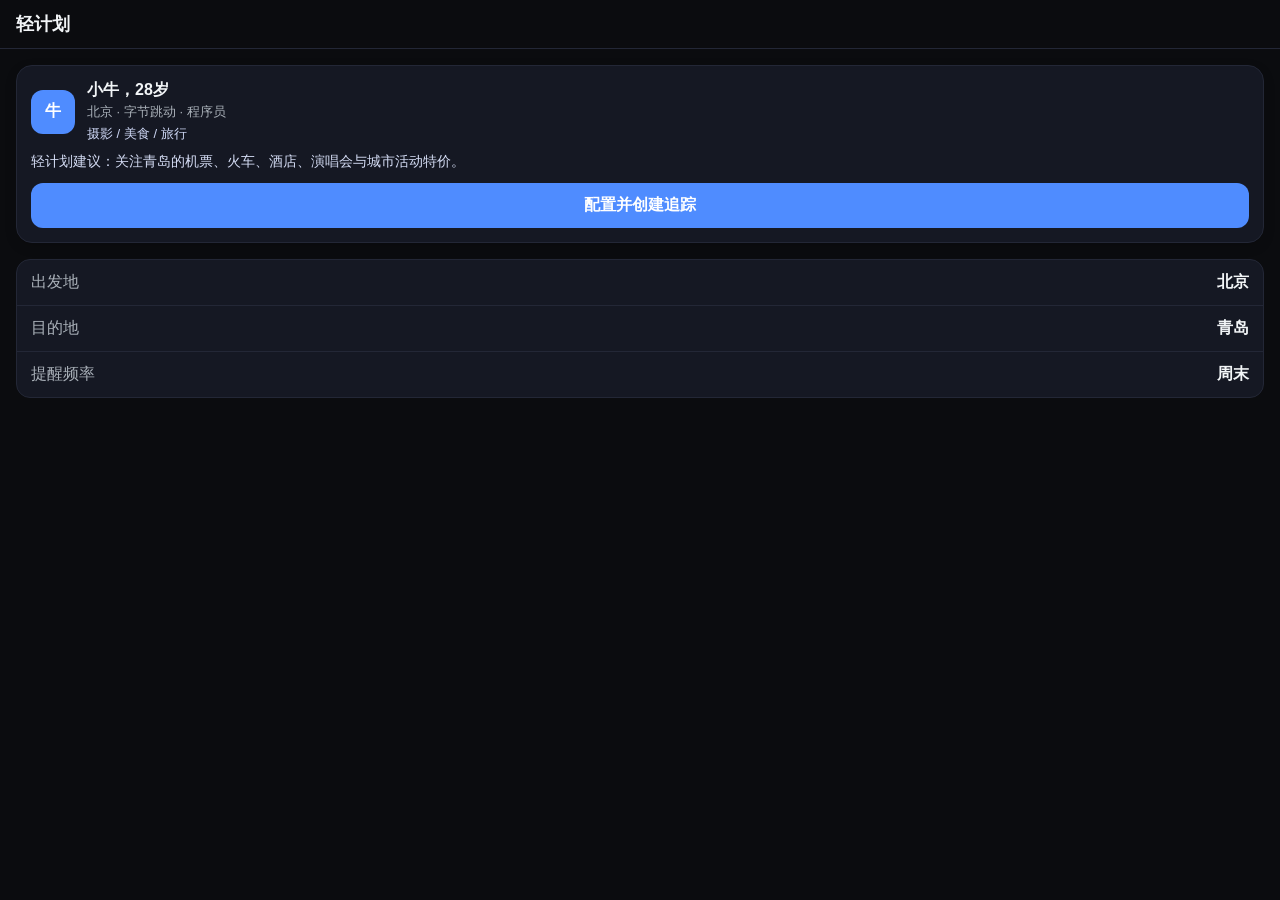
<file: mobile/index.html>
<!doctype html>
<html lang="zh-CN">
  <head>
    <meta charset="utf-8" />
    <meta name="viewport" content="width=device-width, initial-scale=1, viewport-fit=cover" />
    <title>轻计划 · 追踪任务</title>
    <style>
      :root{--bg:#0b0c0f;--card:#151823;--text:#f2f5f7;--muted:#aab1b9;--primary:#4f8cff;--primary-press:#3a6fda;--border:#232736}
      *{box-sizing:border-box}
      html,body{height:100%}
      body{margin:0;font-family:-apple-system,BlinkMacSystemFont,'Segoe UI',Roboto,'Helvetica Neue',Arial,'Noto Sans','PingFang SC','Hiragino Sans GB','Microsoft YaHei',sans-serif;background:var(--bg);color:var(--text)}
      #app{min-height:100%}
      .app-header{position:sticky;top:0;background:var(--bg);border-bottom:1px solid var(--border);padding:12px 16px}
      .app-header h1{margin:0;font-size:18px}
      .container{padding:16px}
      .profile-card{background:var(--card);border:1px solid var(--border);border-radius:16px;padding:14px;box-shadow:0 4px 12px rgba(0,0,0,.15)}
      .profile-row{display:flex;gap:12px;align-items:center}
      .avatar{width:44px;height:44px;border-radius:12px;background:var(--primary);display:flex;align-items:center;justify-content:center;color:white;font-weight:700}
      .info .name{font-weight:600}
      .info .meta{color:var(--muted);font-size:13px;margin-top:2px}
      .info .hobby{color:#cdd6f4;font-size:13px;margin-top:4px}
      .summary{margin-top:10px;color:#d5ddf5;font-size:14px}
      .actions{margin-top:12px}
      .basic-plan{margin-top:16px;background:var(--card);border:1px solid var(--border);border-radius:14px}
      .basic-plan .plan-row{display:flex;justify-content:space-between;padding:12px 14px;border-top:1px solid var(--border)}
      .basic-plan .plan-row:first-child{border-top:0}
      .basic-plan span{color:var(--muted)}
      .btn-primary,.btn-secondary,.icon-btn{-webkit-tap-highlight-color:transparent}
      .btn-primary{width:100%;background:var(--primary);color:white;border:none;padding:12px 16px;border-radius:12px;font-size:16px;font-weight:600}
      .btn-primary:active{background:var(--primary-press)}
    </style>
    <link rel="stylesheet" href="styles.css" media="print" onload="this.media='all'" />
  </head>
  <body>
    <div id="app">
      <header class="app-header">
        <h1>轻计划</h1>
      </header>

      <main class="container">
        <section class="profile-card">
          <div class="profile-row">
            <div class="avatar">牛</div>
            <div class="info">
              <div class="name">小牛，28岁</div>
              <div class="meta">北京 · 字节跳动 · 程序员</div>
              <div class="hobby">摄影 / 美食 / 旅行</div>
            </div>
          </div>
          <div class="summary">轻计划建议：关注青岛的机票、火车、酒店、演唱会与城市活动特价。</div>
          <div class="actions">
            <button id="openSheetBtn" class="btn-primary">配置并创建追踪</button>
          </div>
        </section>

        <section class="basic-plan">
          <div class="plan-row">
            <span>出发地</span>
            <strong id="departureCity">北京</strong>
          </div>
          <div class="plan-row">
            <span>目的地</span>
            <strong id="destinationCity">青岛</strong>
          </div>
          <div class="plan-row">
            <span>提醒频率</span>
            <strong id="reminderSchedule">周末</strong>
          </div>
        </section>
      </main>

      <div id="sheetMask" class="mask hidden"></div>
      <div id="actionSheet" class="sheet hidden" role="dialog" aria-modal="true" aria-labelledby="sheetTitle">
        <div class="sheet-header">
          <div class="handle" aria-hidden="true"></div>
          <h2 id="sheetTitle">选择追踪内容</h2>
          <button id="closeSheetBtn" class="icon-btn" aria-label="关闭">✕</button>
        </div>

        <div class="sheet-content">
          <div class="capability-list">
            <label class="cap-item"><input type="checkbox" id="capFlight" checked /> 机票（≤ ¥800）</label>
            <div class="cap-params" data-for="capFlight">
              <label>价格上限（¥）<input type="number" id="flightPrice" min="0" inputmode="numeric" placeholder="800" /></label>
            </div>

            <label class="cap-item"><input type="checkbox" id="capTrain" checked /> 火车（≤ ¥300）</label>
            <div class="cap-params" data-for="capTrain">
              <label>价格上限（¥）<input type="number" id="trainPrice" min="0" inputmode="numeric" placeholder="300" /></label>
            </div>

            <label class="cap-item"><input type="checkbox" id="capHotel" checked /> 酒店（≤ ¥500 · 希尔顿）</label>
            <div class="cap-params" data-for="capHotel">
              <label>价格上限（¥）<input type="number" id="hotelPrice" min="0" inputmode="numeric" placeholder="500" /></label>
              <label>品牌<input type="text" id="hotelBrand" placeholder="希尔顿" /></label>
            </div>

            <label class="cap-item"><input type="checkbox" id="capConcert" checked /> 演唱会（歌手：林俊杰）</label>
            <div class="cap-params" data-for="capConcert">
              <label>歌手<input type="text" id="concertSinger" placeholder="林俊杰" /></label>
            </div>

            <label class="cap-item"><input type="checkbox" id="capCityEvent" checked /> 城市活动（青岛）</label>
            <div class="cap-params" data-for="capCityEvent">
              <label>城市<input type="text" id="eventCity" placeholder="青岛" /></label>
            </div>
          </div>
        </div>

        <div class="sheet-footer">
          <button id="resetBtn" class="btn-secondary">重置</button>
          <button id="confirmBtn" class="btn-primary">确定创建</button>
        </div>
      </div>
    </div>

    <script src="script.js" defer></script>
  </body>
</html>
</file>
<file: mobile/styles.css>
:root{--bg:#0b0c0f;--card:#151823;--text:#f2f5f7;--muted:#aab1b9;--primary:#4f8cff;--primary-press:#3a6fda;--border:#232736}*{box-sizing:border-box}html,body{height:100%}body{margin:0;font-family:-apple-system,BlinkMacSystemFont,'Segoe UI',Roboto,'Helvetica Neue',Arial,'Noto Sans','PingFang SC','Hiragino Sans GB','Microsoft YaHei',sans-serif;font-display:swap;background:var(--bg);color:var(--text)}#app{min-height:100%}.app-header{position:sticky;top:0;background:var(--bg);border-bottom:1px solid var(--border);padding:12px 16px}.app-header h1{margin:0;font-size:18px}.container{padding:16px}.profile-card{background:var(--card);border:1px solid var(--border);border-radius:16px;padding:14px;box-shadow:0 4px 12px rgba(0,0,0,.15)}.profile-row{display:flex;gap:12px;align-items:center}.avatar{width:44px;height:44px;border-radius:12px;background:var(--primary);display:flex;align-items:center;justify-content:center;color:white;font-weight:700}.info .name{font-weight:600}.info .meta{color:var(--muted);font-size:13px;margin-top:2px}.info .hobby{color:#cdd6f4;font-size:13px;margin-top:4px}.summary{margin-top:10px;color:#d5ddf5;font-size:14px}.actions{margin-top:12px}.basic-plan{margin-top:16px;background:var(--card);border:1px solid var(--border);border-radius:14px}.basic-plan .plan-row{display:flex;justify-content:space-between;padding:12px 14px;border-top:1px solid var(--border)}.basic-plan .plan-row:first-child{border-top:0}.basic-plan span{color:var(--muted)}.btn-primary,.btn-secondary,.icon-btn{-webkit-tap-highlight-color:transparent}.btn-primary{width:100%;background:var(--primary);color:white;border:none;padding:12px 16px;border-radius:12px;font-size:16px;font-weight:600}.btn-primary:active{background:var(--primary-press)}.btn-secondary{background:transparent;border:1px solid var(--border);color:var(--text);padding:10px 14px;border-radius:12px}.icon-btn{background:transparent;border:none;color:var(--muted);font-size:18px}.mask{position:fixed;inset:0;background:rgba(0,0,0,.5)}.hidden{display:none}.sheet{position:fixed;left:0;right:0;bottom:0;background:var(--card);border-radius:16px 16px 0 0;border:1px solid var(--border);box-shadow:0 -10px 30px rgba(0,0,0,.35);transform:translateY(100%);transition:transform .25s ease;will-change:transform}.sheet.show{transform:translateY(0)}.sheet-header{position:relative;padding:10px 14px;border-bottom:1px solid var(--border)}.handle{width:36px;height:4px;border-radius:2px;background:#3a3f54;margin:6px auto}.sheet-header h2{margin:4px 0 0 0;font-size:16px;text-align:center}.sheet-header .icon-btn{position:absolute;right:6px;top:6px}.sheet-content{max-height:55vh;overflow:auto;padding:8px 14px}.sheet-footer{display:flex;gap:10px;padding:12px 14px;border-top:1px solid var(--border)}.capability-list{display:grid;gap:8px}.cap-item{display:flex;align-items:center;gap:8px;padding:10px 8px;background:#0f1220;border-radius:12px;border:1px solid var(--border)}.cap-params{display:grid;gap:8px;padding:8px 8px 12px 8px;margin-top:-4px;border-left:2px solid #29304f;background:#0c101d;border-radius:0 0 12px 12px}.cap-params label{display:flex;justify-content:space-between;gap:10px;align-items:center;color:var(--muted)}.cap-params input{flex:1;min-width:0;background:#0b0e19;color:var(--text);border:1px solid var(--border);border-radius:10px;padding:10px 12px;font-size:15px}@media (min-width:480px){.sheet-content{max-height:60vh}}
</file>
